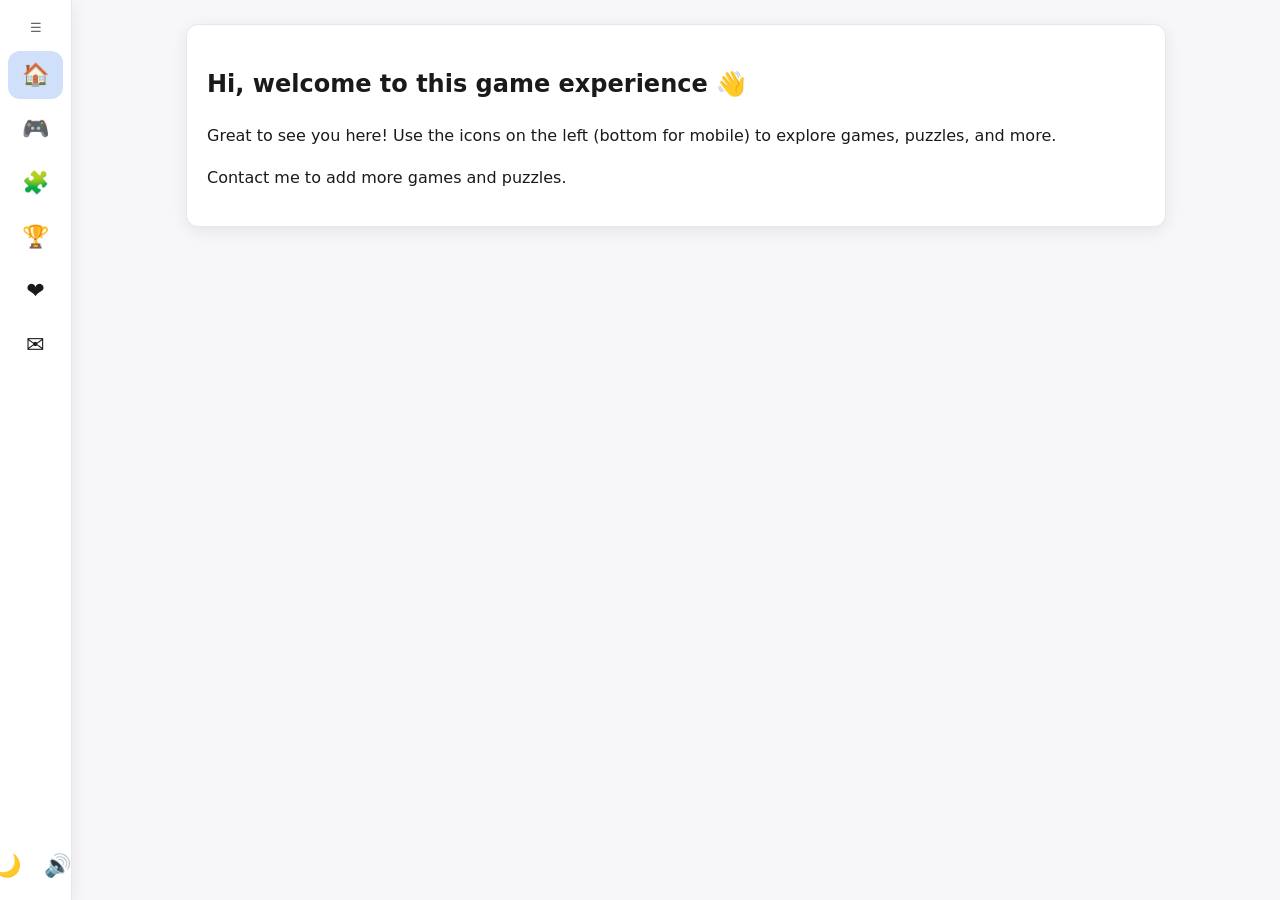
<file: index.html>
<!doctype html>
<html lang="en">
<head>
  <title>Homepage</title>

  <meta charset="utf-8">
  <meta name="viewport" content="width=device-width, initial-scale=1">
  <link rel="stylesheet" href="styles.css">
  <script defer src="js/util.js"></script>
  <script defer src="js/site.js"></script>

</head>
<body>

  <nav class="sidebar" aria-label="Primary">
    <div class="sidebar__brand">
      <button class="sidebar__toggle" aria-label="Toggle sidebar" title="Toggle sidebar">☰</button>
    </div>
    <ul class="sidebar__menu">
      <li><a href="index.html" class="sidebar__btn" data-label="Home" aria-label="Home"><span class="icon">🏠</span><span class="label">Home</span></a></li>
      <li><a href="game.html" class="sidebar__btn" data-label="Game" aria-label="Game"><span class="icon">🎮</span><span class="label">Game</span></a></li>
      <li><a href="puzzle.html" class="sidebar__btn" data-label="Puzzle" aria-label="Puzzle"><span class="icon">🧩</span><span class="label">Puzzle</span></a></li>
      <li><a href="leaderboard.html" class="sidebar__btn" data-label="Leaderboard" aria-label="Leaderboard"><span class="icon">🏆</span><span class="label">Leaderboard</span></a></li>
      <li><a href="interests.html" class="sidebar__btn" data-label="My interests" aria-label="My interests"><span class="icon">❤️</span><span class="label">My interests</span></a></li>
      <li><a href="contact.html" class="sidebar__btn" data-label="Contact" aria-label="Contact"><span class="icon">✉️</span><span class="label">Contact</span></a></li>
    </ul>
    <div class="sidebar__bottom">
      <button id="themeToggle" class="sidebar__btn" data-label="Dark mode" aria-label="Toggle dark/light"><span class="icon">🌙</span><span class="label">Theme</span></button>
      <button id="soundToggle" class="sidebar__btn" data-label="Sound" aria-label="Toggle sound"><span class="icon">🔊</span><span class="label">Sound</span></button>
    </div>
  </nav>

<main class="main">
  <div class="container">
    <section class="card">
      <h1>Hi, welcome to this game experience 👋</h1>
      <p>Great to see you here! Use the icons on the left (bottom for mobile) to explore games, puzzles, and more.</p>
      <p>Contact me to add more games and puzzles.</p>
    </section>
  </div>
</main>
<script>document.querySelectorAll('.sidebar__btn[href$="index.html"]').forEach(el => el.setAttribute('aria-current','page'));</script>
</body>
</html>
</file>
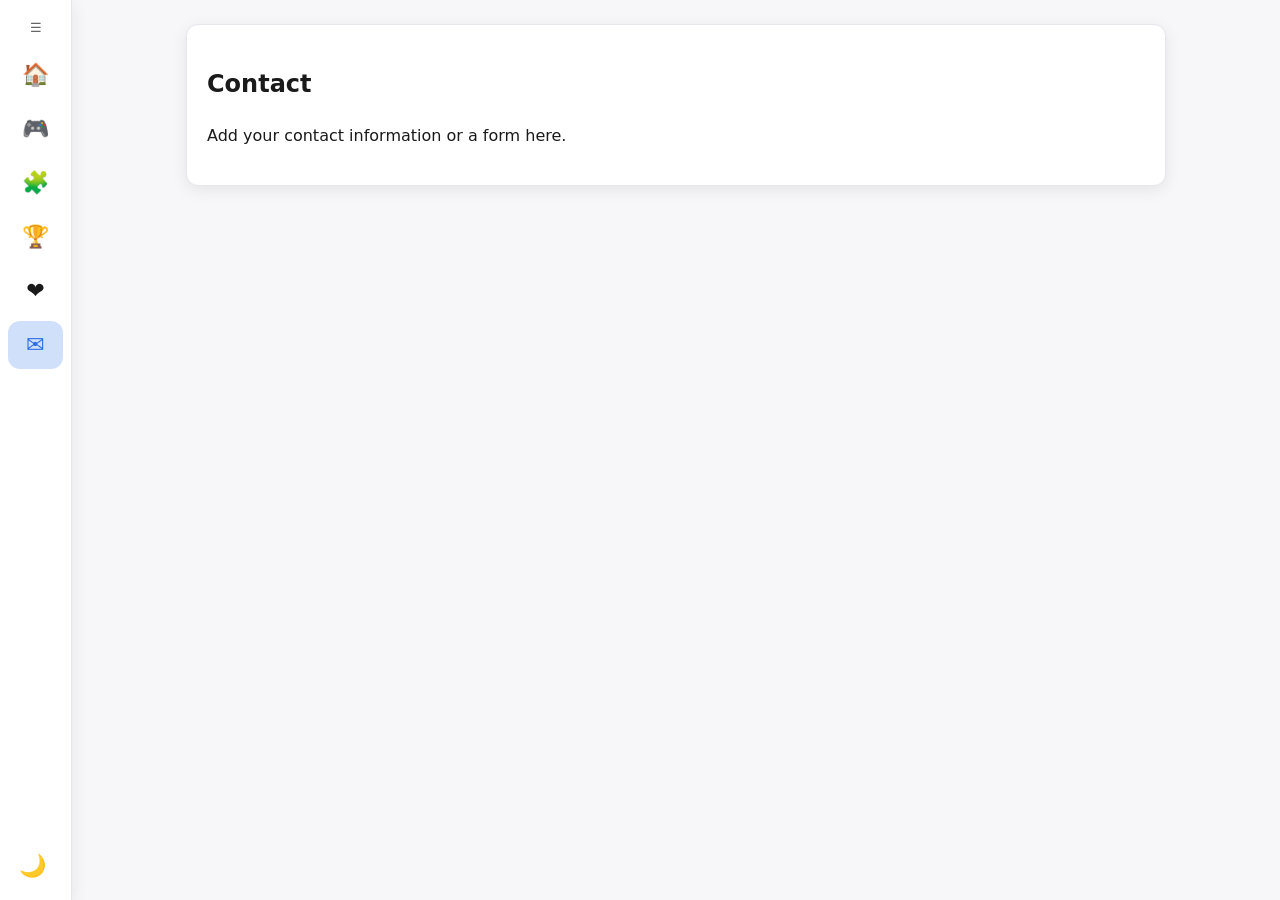
<file: contact.html>
<!doctype html>
<html lang="en">
<head>
  <title>Contact — Wing Hei Chan</title>

  <meta charset="utf-8">
  <meta name="viewport" content="width=device-width, initial-scale=1">
  <link rel="stylesheet" href="styles.css">
  <script defer src="js/site.js"></script>
  <script defer src="js/util.js"></script>

</head>
<body>

  <nav class="sidebar" aria-label="Primary">
    <div class="sidebar__brand">
      <button class="sidebar__toggle" aria-label="Toggle sidebar" title="Toggle sidebar">☰</button>
    </div>
    <ul class="sidebar__menu">
      <li><a href="index.html" class="sidebar__btn" data-label="Home" aria-label="Home"><span class="icon">🏠</span><span class="label">Home</span></a></li>
      <li><a href="game.html" class="sidebar__btn" data-label="Game" aria-label="Game"><span class="icon">🎮</span><span class="label">Game</span></a></li>
      <li><a href="puzzle.html" class="sidebar__btn" data-label="Puzzle" aria-label="Puzzle"><span class="icon">🧩</span><span class="label">Puzzle</span></a></li>
      <li><a href="leaderboard.html" class="sidebar__btn" data-label="Leaderboard" aria-label="Leaderboard"><span class="icon">🏆</span><span class="label">Leaderboard</span></a></li>
      <li><a href="interests.html" class="sidebar__btn" data-label="My interests" aria-label="My interests"><span class="icon">❤️</span><span class="label">My interests</span></a></li>
      <li><a href="contact.html" class="sidebar__btn" data-label="Contact" aria-label="Contact"><span class="icon">✉️</span><span class="label">Contact</span></a></li>
    </ul>
    <div class="sidebar__bottom">
      <button id="themeToggle" class="sidebar__btn" data-label="Dark mode" aria-label="Toggle dark/light"><span class="icon">🌙</span><span class="label">Theme</span></button>
    </div>
  </nav>

<main class="main">
  <div class="container">
    <section class="card">
      <h1>Contact</h1>
      <p>Add your contact information or a form here.</p>
    </section>
  </div>
</main>
<script>document.querySelectorAll('.sidebar__btn[href$="contact.html"]').forEach(el => el.setAttribute('aria-current','page'));</script>
</body>
</html>
</file>
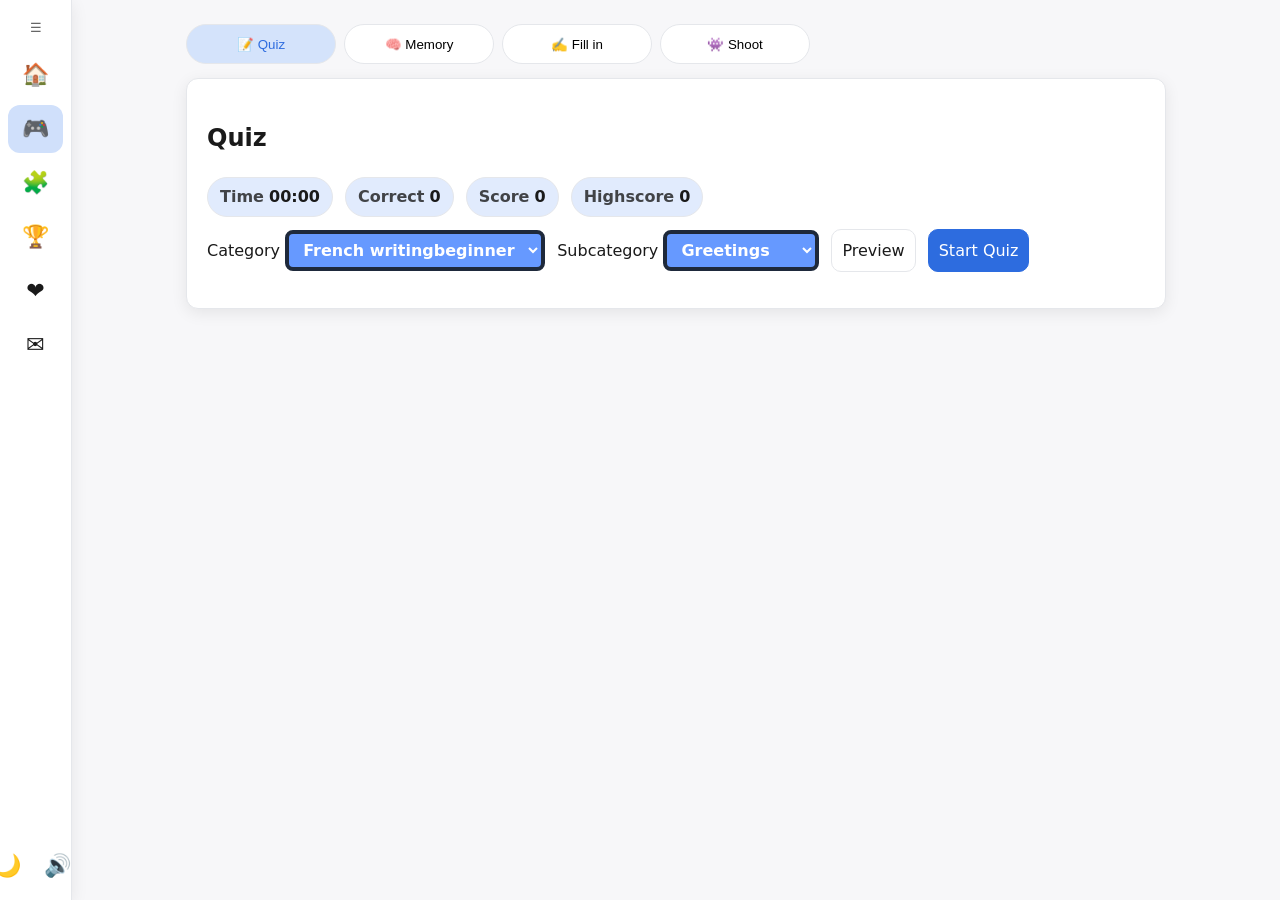
<file: game.html>
<!doctype html>
<html lang="en">
<head>
  <title>Games</title>

  <meta charset="utf-8">
  <meta name="viewport" content="width=device-width, initial-scale=1">
  <link rel="stylesheet" href="styles.css">
  <script defer src="js/util.js"></script>
  <script defer src="js/site.js"></script>

  <script defer src="js/game-quiz.js"></script>
  <script defer src="js/game-memory.js"></script>
  <script defer src="js/game-cloze.js"></script>
  <script defer src="js/game-shoot.js"></script>
</head>
<body>

  <nav class="sidebar" aria-label="Primary">
    <div class="sidebar__brand">
      <button class="sidebar__toggle" aria-label="Toggle sidebar" title="Toggle sidebar">☰</button>
    </div>
    <ul class="sidebar__menu">
      <li><a href="index.html" class="sidebar__btn" data-label="Home" aria-label="Home"><span class="icon">🏠</span><span class="label">Home</span></a></li>
      <li><a href="game.html" class="sidebar__btn" data-label="Game" aria-label="Game"><span class="icon">🎮</span><span class="label">Game</span></a></li>
      <li><a href="puzzle.html" class="sidebar__btn" data-label="Puzzle" aria-label="Puzzle"><span class="icon">🧩</span><span class="label">Puzzle</span></a></li>
      <li><a href="leaderboard.html" class="sidebar__btn" data-label="Leaderboard" aria-label="Leaderboard"><span class="icon">🏆</span><span class="label">Leaderboard</span></a></li>
      <li><a href="interests.html" class="sidebar__btn" data-label="My interests" aria-label="My interests"><span class="icon">❤️</span><span class="label">My interests</span></a></li>
      <li><a href="contact.html" class="sidebar__btn" data-label="Contact" aria-label="Contact"><span class="icon">✉️</span><span class="label">Contact</span></a></li>
    </ul>
    <div class="sidebar__bottom">
      <button id="themeToggle" class="sidebar__btn" data-label="Dark mode" aria-label="Toggle dark/light"><span class="icon">🌙</span><span class="label">Theme</span></button>
      <button id="soundToggle" class="sidebar__btn" data-label="Sound" aria-label="Toggle sound"><span class="icon">🔊</span><span class="label">Sound</span></button>
    </div>
  </nav>

<main class="main">
  <div class="container">
    
    <div class="top-tabs" role="tablist" aria-label="Select game">
      <button class="seg-btn" data-target="panel-quiz" aria-selected="false">📝 Quiz</button>
      <button class="seg-btn" data-target="panel-memory" aria-selected="false">🧠 Memory</button>
      <button class="seg-btn" data-target="panel-cloze" aria-selected="false">✍️ Fill in</button>
      <button class="seg-btn" data-target="panel-shoot" aria-selected="false">👾 Shoot </button>
    </div>
    
    <section id="panel-quiz" class="top-panel card" role="tabpanel">
      <h1>Quiz</h1>
      <div class="hud">
        <span class="pill"><span class="label">Time</span> <strong id="quizTime">00:00</strong></span>
        <span class="pill"><span class="label">Correct</span> <strong id="quizCorrect">0</strong></span>
        <span class="pill"><span class="label">Score</span> <strong id="quizScore">0</strong></span>
        <span class="pill"><span class="label">Highscore</span> <strong id="quizHigh">0</strong></span>
      </div>
      <div class="controls">
        <label>Category <select id="quizCat"></select></label>
        <label>Subcategory <select id="quizSub"></select></label>
        <button id="quizPreview" class="btn">Preview</button>
        <button id="quizStart" class="btn btn-primary">Start Quiz</button>
      </div>
      <div id="quizWrap"></div>
    </section>
    
    <section id="panel-memory" class="top-panel card" role="tabpanel">
      <h1>Memory</h1>
      <div class="hud">
        <span class="pill"><span class="label">Time</span> <strong id="memTime">00:00</strong></span>
        <span class="pill"><span class="label">Matches</span> <strong id="memCorrect">0</strong></span>
        <span class="pill"><span class="label">Score</span> <strong id="memScore">0</strong></span>
        <span class="pill"><span class="label">Highscore</span> <strong id="memHigh">0</strong></span>
      </div>
      <div class="controls">
        <label>Mode
          <select id="memMode">
            <option value="closed">All cards start closed</option>
            <option value="preview">All cards open for 10s</option>
            <option value="open">All cards stay open</option>
          </select>
        </label>
        <label>Category <select id="memCat"></select></label>
        <label>Subcategory <select id="memSub"></select></label>
        <button id="memPreview" class="btn">Preview</button>
        <button id="memStart" class="btn btn-primary">Start Memory</button>
      </div>
      <div id="memGrid" class="memory-grid"></div>
    </section>

    <section id="panel-cloze" class="top-panel card" role="tabpanel">
      <h1>Fill in the Missing Words</h1>
      <div class="hud">
        <span class="pill"><span class="label">Time</span> <strong id="clozeTime">00:00</strong></span>
        <span class="pill"><span class="label">Correct</span> <strong id="clozeCorrect">0</strong></span>
        <span class="pill"><span class="label">Score</span> <strong id="clozeScore">0</strong></span>
        <span class="pill"><span class="label">Highscore</span> <strong id="clozeHigh">0</strong></span>
      </div>
      <div class="controls">
        <label>Category <select id="clozeCat"></select></label>
        <label>Subcategory <select id="clozeSub"></select></label>
        <button id="clozePreview" class="btn">Preview</button>
        <button id="clozeStart" class="btn btn-primary">Start</button>
      </div>
      <div id="clozeWrap"></div>
    </section>
    
    <section id="panel-shoot" class="top-panel card" role="tabpanel">
      <h1>Shoot</h1>
    
      <div class="hud">
        <span class="pill"><span class="label">Time</span> <strong id="shootTime">00:00</strong></span>
        <span class="pill"><span class="label">Correct</span> <strong id="shootCorrect">0</strong></span>
        <span class="pill"><span class="label">Score</span> <strong id="shootScore">0</strong></span>
        <span class="pill"><span class="label">Highscore</span> <strong id="shootHigh">0</strong></span>
      </div>
    
      <div class="controls">
        <label>Mode
          <select id="shootMode">
            <option value="letter-rounds">Letter (10 words)</option>
            <option value="word">Word</option>
          </select>
        </label>
        <label>Category <select id="shootCat"></select></label>
        <label>Subcategory <select id="shootSub"></select></label>
        <button id="shootPreview" class="btn">Preview</button>
        <button id="shootStart" class="btn btn-primary">Start</button>

        <label style="display:inline-flex; align-items:center; gap:6px;">
          <span>Hint language:</span>
          <select id="shootHintLang">
            <option value="en-US">English</option>
            <option value="de-DE">German</option>
            <option value="fr-FR">French</option>
            <option value="es-ES">Spanish</option>
            <option value="nl-NL">Dutch</option>
          </select>
        </label>
        
        <button id="shootHintSpeakBtn" class="btn small">🔊</button>
        
      </div>
    
      <div class="target-row" style="margin:.5rem 0">
        <span class="label">Hint:</span>
        <span id="shootHint" class="small"></span>
        <span id="shootRound" class="small" style="margin-left:8px; opacity:.7"></span>
      </div>
    
      <div class="target-row" style="margin:.25rem 0">
        <span class="label">Progress:</span>
        <span id="shootTarget"></span>
      </div>
    
      <div id="shootStage" class="shoot-stage" tabindex="0" aria-label="Game area">
        <div id="shootPlayer" class="shoot-player" aria-label="Player" role="img" aria-roledescription="Boy"></div>
      </div>
    
      <div class="controls-row mobile-only" style="margin-top:8px;">
        <button id="shootLeft" class="btn" aria-label="Move left">◀</button>
        <button id="shootFire" class="btn btn-primary" aria-label="Shoot">⎵</button>
        <button id="shootRight" class="btn" aria-label="Move right">▶</button>
      </div>
    </section>
  </div>
</main>
<script>
  const segBtns = Array.from(document.querySelectorAll('.top-tabs .seg-btn'));
  const panels = Array.from(document.querySelectorAll('.top-panel'));
  function activate(id){ panels.forEach(p=>p.classList.toggle('active', p.id===id)); segBtns.forEach(b=>b.setAttribute('aria-selected','false')); const btn = segBtns.find(b=>b.dataset.target===id); if(btn) btn.setAttribute('aria-selected','true'); }
  segBtns.forEach(b=> b.addEventListener('click', ()=> activate(b.dataset.target)));
  activate('panel-quiz');
  document.querySelectorAll('.sidebar__btn[href$="game.html"]').forEach(el => el.setAttribute('aria-current','page'));
</script>
</body>
</html>
</file>
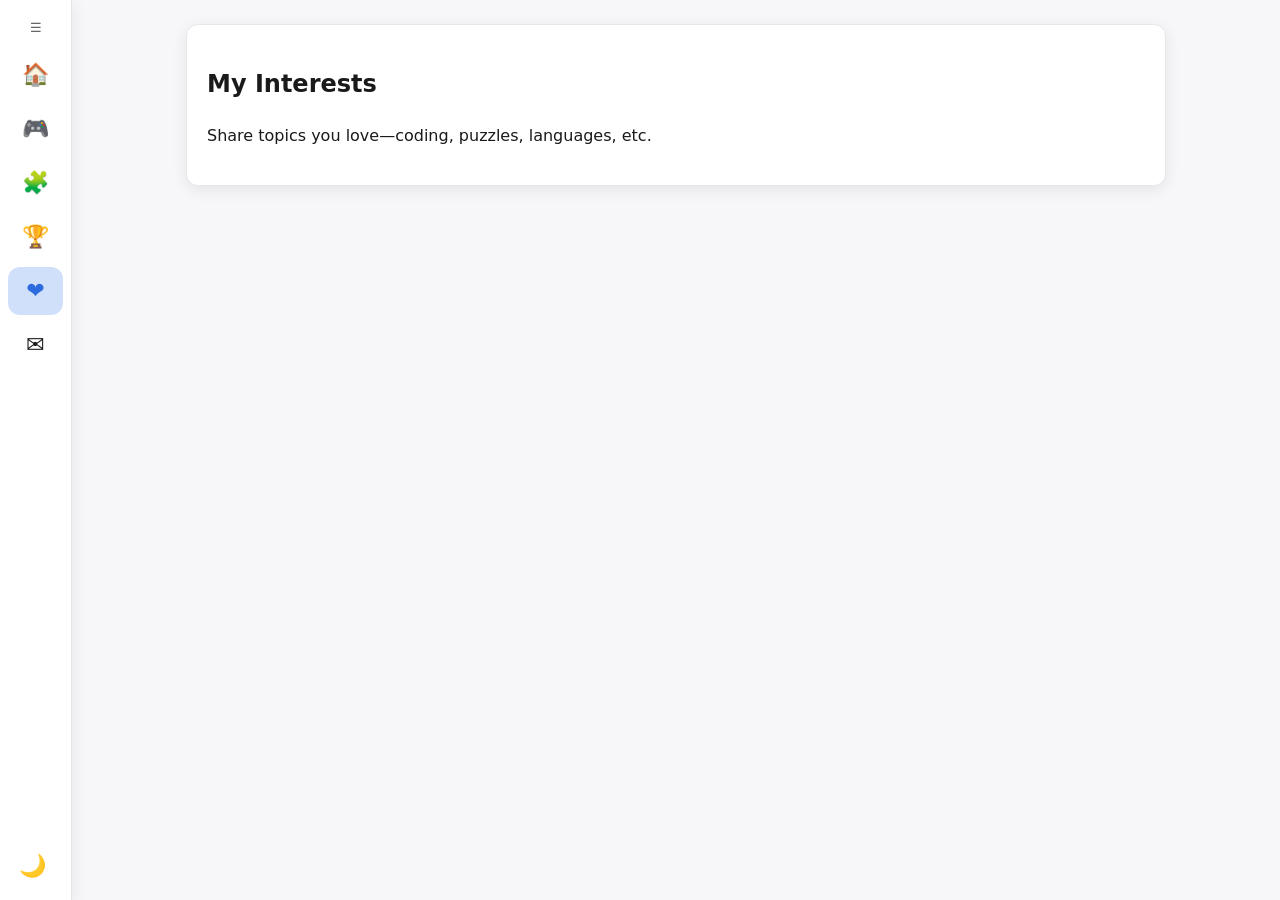
<file: interests.html>
<!doctype html>
<html lang="en">
<head>
  <title>My Interests — Wing Hei Chan</title>

  <meta charset="utf-8">
  <meta name="viewport" content="width=device-width, initial-scale=1">
  <link rel="stylesheet" href="styles.css">
  <script defer src="js/site.js"></script>
  <script defer src="js/util.js"></script>

</head>
<body>

  <nav class="sidebar" aria-label="Primary">
    <div class="sidebar__brand">
      <button class="sidebar__toggle" aria-label="Toggle sidebar" title="Toggle sidebar">☰</button>
    </div>
    <ul class="sidebar__menu">
      <li><a href="index.html" class="sidebar__btn" data-label="Home" aria-label="Home"><span class="icon">🏠</span><span class="label">Home</span></a></li>
      <li><a href="game.html" class="sidebar__btn" data-label="Game" aria-label="Game"><span class="icon">🎮</span><span class="label">Game</span></a></li>
      <li><a href="puzzle.html" class="sidebar__btn" data-label="Puzzle" aria-label="Puzzle"><span class="icon">🧩</span><span class="label">Puzzle</span></a></li>
      <li><a href="leaderboard.html" class="sidebar__btn" data-label="Leaderboard" aria-label="Leaderboard"><span class="icon">🏆</span><span class="label">Leaderboard</span></a></li>
      <li><a href="interests.html" class="sidebar__btn" data-label="My interests" aria-label="My interests"><span class="icon">❤️</span><span class="label">My interests</span></a></li>
      <li><a href="contact.html" class="sidebar__btn" data-label="Contact" aria-label="Contact"><span class="icon">✉️</span><span class="label">Contact</span></a></li>
    </ul>
    <div class="sidebar__bottom">
      <button id="themeToggle" class="sidebar__btn" data-label="Dark mode" aria-label="Toggle dark/light"><span class="icon">🌙</span><span class="label">Theme</span></button>
    </div>
  </nav>

<main class="main">
  <div class="container">
    <section class="card">
      <h1>My Interests</h1>
      <p>Share topics you love—coding, puzzles, languages, etc.</p>
    </section>
  </div>
</main>
<script>document.querySelectorAll('.sidebar__btn[href$="interests.html"]').forEach(el => el.setAttribute('aria-current','page'));</script>
</body>
</html>
</file>
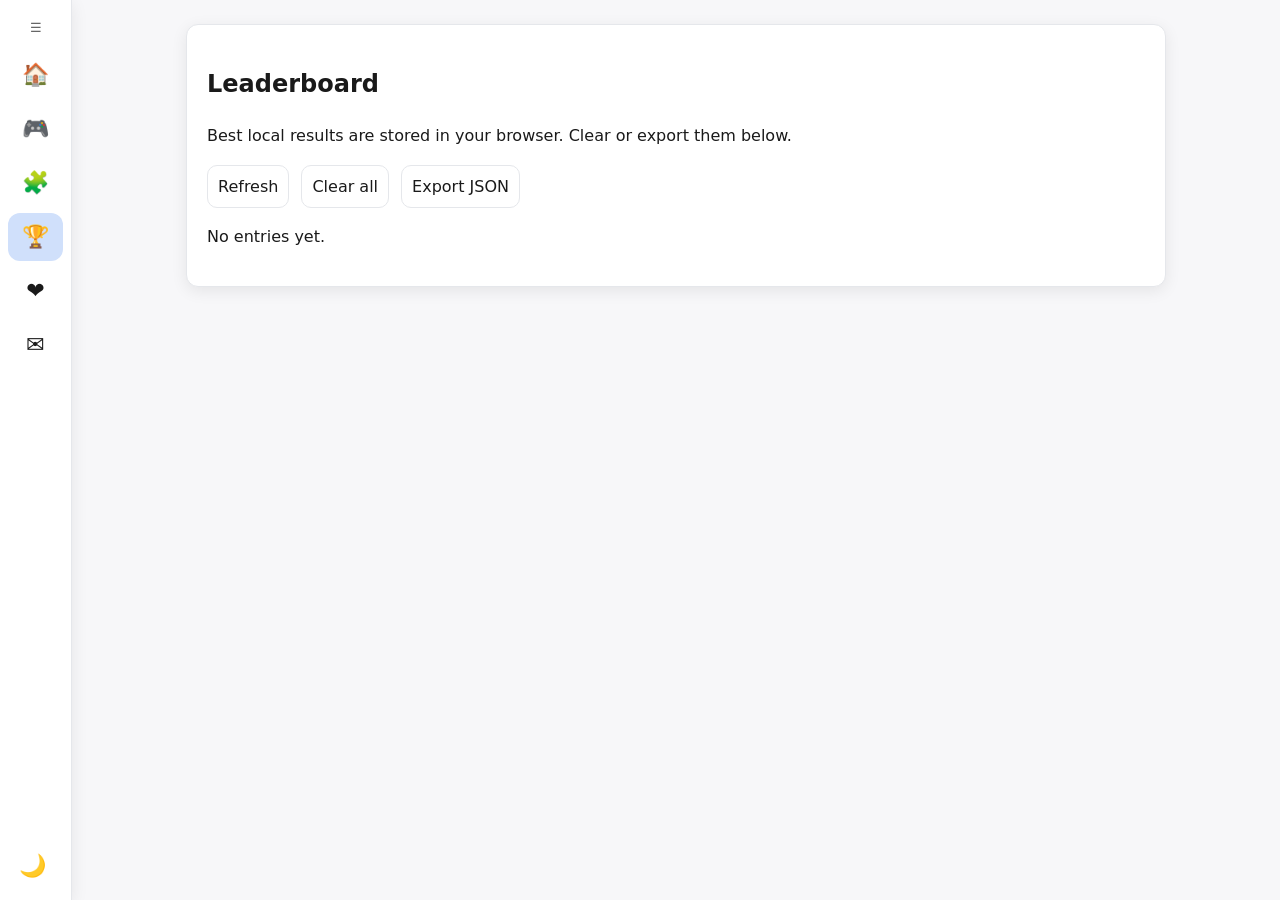
<file: leaderboard.html>
<!doctype html>
<html lang="en">
<head>
  <title>Leaderboard</title>

  <meta charset="utf-8">
  <meta name="viewport" content="width=device-width, initial-scale=1">
  <link rel="stylesheet" href="styles.css">
  <script defer src="js/site.js"></script>
  <script defer src="js/util.js"></script>

  <script defer src="js/leaderboard.js"></script>
</head>
<body>

  <nav class="sidebar" aria-label="Primary">
    <div class="sidebar__brand">
      <button class="sidebar__toggle" aria-label="Toggle sidebar" title="Toggle sidebar">☰</button>
    </div>
    <ul class="sidebar__menu">
      <li><a href="index.html" class="sidebar__btn" data-label="Home" aria-label="Home"><span class="icon">🏠</span><span class="label">Home</span></a></li>
      <li><a href="game.html" class="sidebar__btn" data-label="Game" aria-label="Game"><span class="icon">🎮</span><span class="label">Game</span></a></li>
      <li><a href="puzzle.html" class="sidebar__btn" data-label="Puzzle" aria-label="Puzzle"><span class="icon">🧩</span><span class="label">Puzzle</span></a></li>
      <li><a href="leaderboard.html" class="sidebar__btn" data-label="Leaderboard" aria-label="Leaderboard"><span class="icon">🏆</span><span class="label">Leaderboard</span></a></li>
      <li><a href="interests.html" class="sidebar__btn" data-label="My interests" aria-label="My interests"><span class="icon">❤️</span><span class="label">My interests</span></a></li>
      <li><a href="contact.html" class="sidebar__btn" data-label="Contact" aria-label="Contact"><span class="icon">✉️</span><span class="label">Contact</span></a></li>
    </ul>
    <div class="sidebar__bottom">
      <button id="themeToggle" class="sidebar__btn" data-label="Dark mode" aria-label="Toggle dark/light"><span class="icon">🌙</span><span class="label">Theme</span></button>
    </div>
  </nav>

<main class="main">
  <div class="container">
    <section class="card">
      <h1>Leaderboard</h1>
      <p class="small">Best local results are stored in your browser. Clear or export them below.</p>
      <div class="controls" style="margin-bottom:12px"> 
        <button id="lbRefresh" class="btn">Refresh</button>
        <button id="lbClear" class="btn">Clear all</button>
        <button id="lbExport" class="btn">Export JSON</button>
      </div>
      <div id="lbWrap"></div>
    </section>
  </div>
</main>
<script>document.querySelectorAll('.sidebar__btn[href$="leaderboard.html"]').forEach(el => el.setAttribute('aria-current','page'));</script>
</body>
</html>
</file>
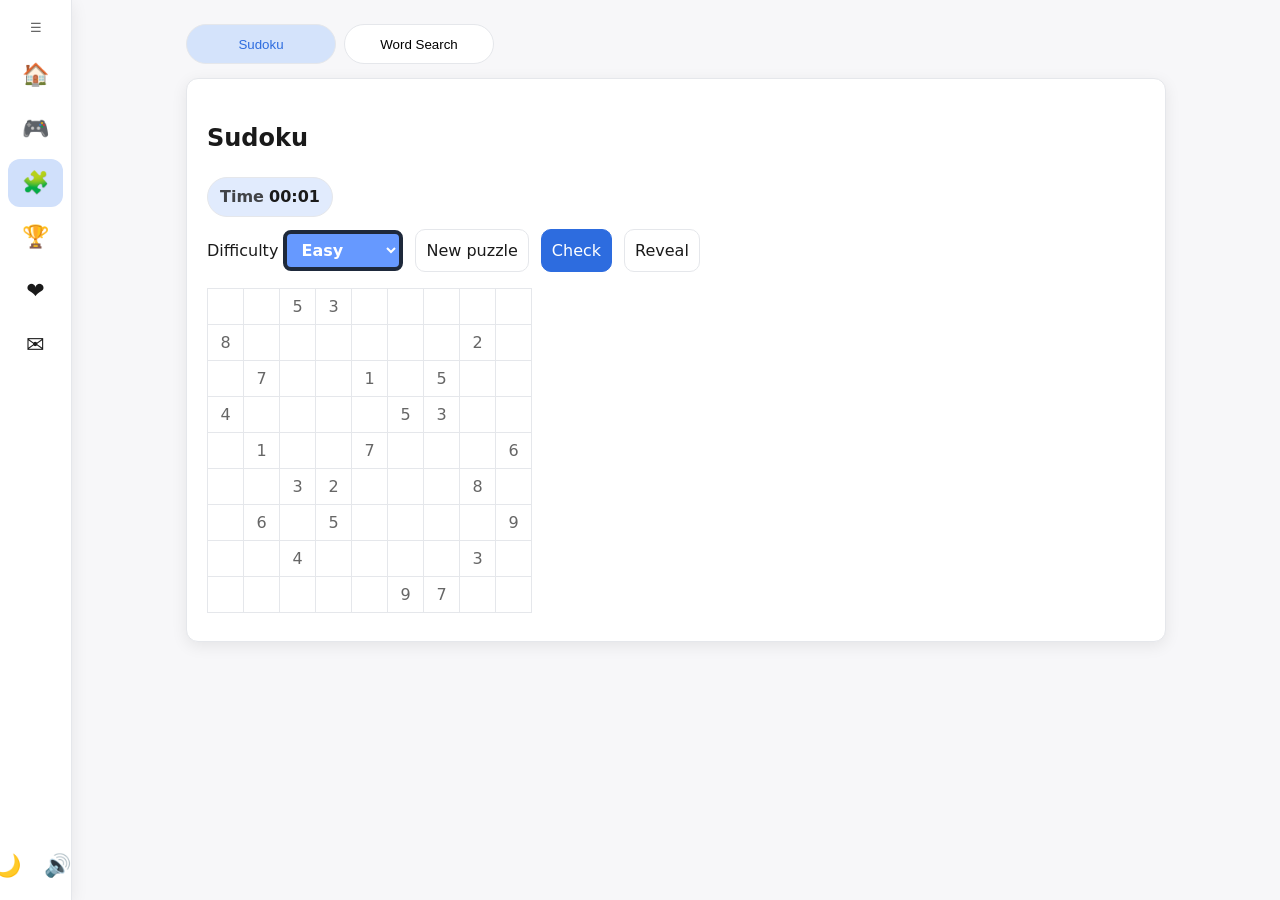
<file: puzzle.html>
<!doctype html>
<html lang="en">
<head>
  <title>Puzzles — Wing Hei Chan</title>

  <meta charset="utf-8">
  <meta name="viewport" content="width=device-width, initial-scale=1">
  <link rel="stylesheet" href="styles.css">
  <script defer src="js/util.js"></script>
  <script defer src="js/site.js"></script>

  <script defer src="js/puzzles-sudoku.js"></script>
  <script defer src="js/puzzles-wordsearch.js"></script>
</head>
<body>

  <nav class="sidebar" aria-label="Primary">
    <div class="sidebar__brand">
      <button class="sidebar__toggle" aria-label="Toggle sidebar" title="Toggle sidebar">☰</button>
    </div>
    <ul class="sidebar__menu">
      <li><a href="index.html" class="sidebar__btn" data-label="Home" aria-label="Home"><span class="icon">🏠</span><span class="label">Home</span></a></li>
      <li><a href="game.html" class="sidebar__btn" data-label="Game" aria-label="Game"><span class="icon">🎮</span><span class="label">Game</span></a></li>
      <li><a href="puzzle.html" class="sidebar__btn" data-label="Puzzle" aria-label="Puzzle"><span class="icon">🧩</span><span class="label">Puzzle</span></a></li>
      <li><a href="leaderboard.html" class="sidebar__btn" data-label="Leaderboard" aria-label="Leaderboard"><span class="icon">🏆</span><span class="label">Leaderboard</span></a></li>
      <li><a href="interests.html" class="sidebar__btn" data-label="My interests" aria-label="My interests"><span class="icon">❤️</span><span class="label">My interests</span></a></li>
      <li><a href="contact.html" class="sidebar__btn" data-label="Contact" aria-label="Contact"><span class="icon">✉️</span><span class="label">Contact</span></a></li>
    </ul>
    <div class="sidebar__bottom">
      <button id="themeToggle" class="sidebar__btn" data-label="Dark mode" aria-label="Toggle dark/light"><span class="icon">🌙</span><span class="label">Theme</span></button>
      <button id="soundToggle" class="sidebar__btn" data-label="Sound" aria-label="Toggle sound"><span class="icon">🔊</span><span class="label">Sound</span></button>
    </div>
  </nav>

<main class="main">
  <div class="container">
    <div class="top-tabs" role="tablist" aria-label="Select puzzle">
      <button class="seg-btn" data-target="panel-sudoku" aria-selected="false">Sudoku</button>
      <button class="seg-btn" data-target="panel-wordsearch" aria-selected="false">Word Search</button>
    </div>

    <section id="panel-sudoku" class="top-panel card" role="tabpanel">
      <h1>Sudoku</h1>
      <div class="hud">
        <span class="pill"><span class="label">Time</span> <strong id="sudTime">00:00</strong></span>
      </div>
      <div class="controls">
        <label>Difficulty <select id="sudDiff"></select></label>
        <button id="sudNew" class="btn">New puzzle</button>
        <button id="sudCheck" class="btn btn-primary">Check</button>
        <button id="sudReveal" class="btn">Reveal</button>
      </div>
      <div id="sudBoard"></div>
      <div id="sudMsg" class="small" style="margin-top:8px"></div>
    </section>

    <section id="panel-wordsearch" class="top-panel card" role="tabpanel">
      <h1>Word Search</h1>
      <div class="hud">
        <span class="pill"><span class="label">Time</span> <strong id="wsTime">00:00</strong></span>
        <span class="pill"><span class="label">Found</span> <strong id="wsScore">0</strong></span>
      </div>
      <div class="controls">
        <label>Category <select id="wsCat"></select></label>
        <button id="wsNew" class="btn">New grid</button>
      </div>
      <div class="ws-wrapper" style="display:flex;gap:20px;flex-wrap:wrap">
        <div id="wsGrid"></div>
        <div>
          <h3>Find these words</h3>
          <ul id="wsList" class="word-list"></ul>
        </div>
      </div>
    </section>
  </div>
</main>
<script>
  const segBtns = Array.from(document.querySelectorAll('.top-tabs .seg-btn'));
  const panels = Array.from(document.querySelectorAll('.top-panel'));
  function activate(id){ panels.forEach(p=>p.classList.toggle('active', p.id===id)); segBtns.forEach(b=>b.setAttribute('aria-selected','false')); const btn = segBtns.find(b=>b.dataset.target===id); if(btn) btn.setAttribute('aria-selected','true'); }
  segBtns.forEach(b=> b.addEventListener('click', ()=> activate(b.dataset.target)));
  activate('panel-sudoku');
  document.querySelectorAll('.sidebar__btn[href$="puzzle.html"]').forEach(el => el.setAttribute('aria-current','page'));
</script>
</body>
</html>
</file>
<file: styles.css>
/* Base theme */
:root { --sidebar-width: 72px; --radius: 12px; --transition-fast: 180ms ease; --transition-slow: 280ms cubic-bezier(.2,.6,.2,1); --bg: #f7f7f9; --card: #fff; --text: #1a1a1a; --muted: #666; --accent: #2d6cdf; --accent-contrast: #fff; --border: #e5e7eb; --shadow: 0 4px 16px rgba(0,0,0,.08); }
:root.theme-dark { --bg: #0f1115; --card: #171a21; --text: #e5e7eb; --muted: #9aa4b2; --accent: #7aa2f7; --accent-contrast: #0f1115; --border: #242a32; --shadow: 0 6px 24px rgba(0,0,0,.4); }
* { box-sizing: border-box; }
html, body { height: 100%; }
body { margin: 0; font: 16px/1.6 system-ui,-apple-system,Segoe UI,Roboto,Helvetica,Arial,"Noto Sans",sans-serif; color: var(--text); background: var(--bg); }

/* Fixed left sidebar */
.sidebar { position: fixed; top: 0; left: 0; height: 100vh; width: var(--sidebar-width); background: var(--card); border-right: 1px solid var(--border); display: flex; flex-direction: column; align-items: center; padding: 12px 8px; gap: 8px; box-shadow: var(--shadow); z-index: 1000; transition: width var(--transition-slow); }
.sidebar__brand { width: 100%; display: flex; align-items: center; justify-content: center; }
.sidebar__toggle { width: 100%; border: none; background: transparent; color: var(--muted); padding: 8px 6px; border-radius: 8px; cursor: pointer; }
.sidebar__menu { list-style: none; padding: 0; margin: 0; width: 100%; display: flex; flex-direction: column; gap: 6px; }
.sidebar__bottom { margin-top: auto; width: 100%; }
.sidebar__btn { position: relative; display: flex; align-items: center; justify-content: center; gap: 10px; width: 100%; height: 48px; border-radius: 12px; color: var(--text); text-decoration: none; background: transparent; border: none; cursor: pointer; }
/* FORCE centering when collapsed */
.sidebar:not(.sidebar--expanded) .sidebar__btn { justify-content: center !important; padding-left: 0 !important; }
.sidebar__btn:hover { background: color-mix(in oklab, var(--card), var(--accent) 12%); }
.sidebar__btn[aria-current="page"] { background: color-mix(in oklab, var(--card), var(--accent) 22%); color: var(--accent); }
.icon { font-size: 22px; line-height: 1; }
.label { opacity: 0; white-space: nowrap; transform: translateX(-8px); transition: opacity var(--transition-fast), transform var(--transition-fast); pointer-events: none; }

/* Tooltip when collapsed */
.sidebar:not(.sidebar--expanded) .sidebar__btn::after { content: attr(data-label); position: absolute; left: calc(100% + 10px); top: 50%; transform: translateY(-50%) translateX(-4px); background: var(--card); color: var(--text); border: 1px solid var(--border); padding: 6px 10px; border-radius: 10px; box-shadow: var(--shadow); opacity: 0; pointer-events: none; transition: opacity var(--transition-fast), transform var(--transition-fast); }
.sidebar:not(.sidebar--expanded) .sidebar__btn:hover::after { opacity: 1; transform: translateY(-50%) translateX(0); }

/* Expanded */
.sidebar.sidebar--expanded { width: 220px; }
.sidebar.sidebar--expanded .label { opacity: 1; transform: translateX(0); pointer-events: auto; }
.sidebar.sidebar--expanded .sidebar__btn { justify-content: flex-start; padding-left: 12px; }

/* Main */
.main { margin-left: var(--sidebar-width); padding: 24px; }
.sidebar.sidebar--expanded ~ .main { margin-left: 220px; transition: margin-left var(--transition-slow); }
.container { max-width: 980px; margin: 0 auto; }
.card { background: var(--card); border: 1px solid var(--border); border-radius: var(--radius); box-shadow: var(--shadow); padding: 20px; }

/* Top segmented tabs */
.top-tabs { display:flex; gap:8px; margin-bottom: 14px; flex-wrap: wrap; }
.top-tabs .seg-btn { border:1px solid var(--border); background: var(--card); padding:8px 12px; border-radius: 999px; cursor:pointer; }
.top-tabs .seg-btn[aria-selected="true"] { background: color-mix(in oklab, var(--card), var(--accent) 20%); color: var(--accent); }
.top-panel { display:none; }
.top-panel.active { display:block; }

/* HUD / Controls */
.hud { display:flex; gap:12px; align-items:center; margin: 4px 0 12px; flex-wrap: wrap; }
.hud .pill { background: color-mix(in oklab, var(--card), var(--accent) 14%); color: var(--text); border:1px solid var(--border); border-radius: 999px; padding: 6px 12px; }
.hud .label { opacity: .8; font-weight: 600; }
.controls { display:flex; flex-wrap:wrap; gap:12px; align-items:center; margin: 8px 0 16px; }
select, input[type="text"], button.btn { border:1px solid var(--border); background: var(--card); color: var(--text); border-radius: 10px; padding: 8px 10px; font: inherit; }
button.btn { cursor:pointer; }
button.btn-primary { background: var(--accent); color: var(--accent-contrast); border-color: var(--accent); }
button.btn-primary:hover { filter: brightness(0.95); }

/* Memory grid fixed 5x4 */
.card-tile { position:relative; height:90px; border:1px solid var(--border); border-radius:12px; background: var(--card); display:flex; align-items:center; justify-content:center; cursor:pointer; user-select:none; }
.card-tile.revealed, .card-tile.matched { background: color-mix(in oklab, var(--card), var(--accent) 16%); }
.card-tile.matched { outline:2px solid var(--accent); }

.disabled-preview { opacity: 0.4; pointer-events: none; }

/* Word Search & Sudoku */
.ws-grid { border-collapse: collapse; }
.ws-grid td { width:34px; height:34px; text-align:center; border:1px solid var(--border); cursor:pointer; user-select:none; font-weight:600; }
.sudoku-grid { border-collapse: collapse; margin-top: 8px; }
.sudoku-grid td { border:1px solid var(--border); width:36px; height:36px; text-align:center; padding:0; }
.sudoku-grid input { width:100%; height:100%; border:none; text-align:center; background:transparent; color:var(--text); font-weight:600; }

@media (max-width: 560px) { :root { --sidebar-width: 60px; } .icon { font-size: 20px; } .main { padding: 18px; } }


/* ---------- PATCH: Sidebar collapsed ---------- */
/* Hide labels completely when collapsed so icons center and remain visible */
.sidebar:not(.sidebar--expanded) .label {
  display: none !important;
}

/* Force icon buttons to center in the collapsed bar */
.sidebar:not(.sidebar--expanded) .sidebar__btn {
  justify-content: center !important;
  padding-left: 0 !important;
}

/* ---------- PATCH: Dark mode buttons readable ---------- */
/* Top segmented game/puzzle buttons */
:root.theme-dark .top-tabs .seg-btn {
  color: #fff !important;
  border-color: #334155;
  background: #0f172a;
}
:root.theme-dark .top-tabs .seg-btn[aria-selected="true"] {
  background: #2563eb;
  color: #fff !important;
  border-color: #2563eb;
}

/* Generic buttons used across games (start/check/etc.) */
:root.theme-dark button.btn {
  color: #fff !important;
  border-color: #334155;
  background: #111827;
}
:root.theme-dark button.btn.btn-primary {
  background: #2563eb;
  border-color: #2563eb;
  color: #fff !important;
}

/* If your template uses .tab-btn instead of .seg-btn, keep this fallback */
:root.theme-dark .tab-btn { color: #fff !important; }

/* ---------- PATCH: Memory closed tiles look closed ---------- */
/* Closed state: make text invisible by matching it to background (no layout jump) */
.card-tile {
  background: var(--text);
  color: var(--text);
}

/* Revealed/matched: restore readable contrast */
.card-tile.revealed,
.card-tile.matched {
  background: var(--card);
  color: var(--text);
}

/* uniform size for game tab buttons (also included below) */
.top-tabs .seg-btn { display:inline-flex; align-items:center; justify-content:center; gap:8px; min-width: 150px; height: 40px; padding: 8px 14px; }

/* flip animation */
.card-tile { transform-style: preserve-3d; transition: transform 280ms ease, background 180ms ease, color 180ms ease; }
.card-tile:not(.revealed):not(.matched) { transform: rotateY(180deg); }


select {
  background-color: #6699ff;   /* Blue background */
  color: #fff;                 /* White text */
  border: 4px solid #1e293b;   /* Thick dark border */
  border-radius: 8px;          /* Rounded corners */
  padding: 6px 10px;           /* Extra padding for better feel */
  font-weight: bold;           /* Make text stand out */
}


/* ===== Memory: selected card highlight ===== */
/* High-contrast outline + subtle glow for selected tiles */
.card-tile.selected {
  outline: 3px solid var(--accent);     /* thick colored outline */
  outline-offset: 2px;
  box-shadow: 0 0 0 3px color-mix(in oklab, var(--accent), transparent 70%),
              0 6px 16px rgba(0, 0, 0, .15);
  background: color-mix(in oklab, var(--card), var(--accent) 12%); /* soft tint */
}

/* Dark mode tweak: stronger tint for visibility */
:root.theme-dark .card-tile.selected {
  background: color-mix(in oklab, var(--card), var(--accent) 20%);
}

/* (Optional) hover affordance for clickable tiles */
.card-tile:not(.matched):hover {
  box-shadow: 0 0 0 2px color-mix(in oklab, var(--accent), transparent 80%);
}

/* Pulse animation on matched */
@keyframes matchPulse {
  0%   { transform: scale(1);    box-shadow: 0 0 0 0 rgba(22,163,74,.35); }
  70%  { transform: scale(1.03); box-shadow: 0 0 0 8px rgba(22,163,74,.0); }
  100% { transform: scale(1);    box-shadow: 0 0 0 0 rgba(22,163,74,.0); }
}

/* Memory: matched tiles green using theme-aware mix */
.card-tile.matched {
  background: color-mix(in oklab, var(--card), #16a34a 22%);
  border-color: #16a34a;
  color: var(--text);
  outline: 2px solid #16a34a;
  animation: matchPulse 350ms ease-out;
}

:root.theme-dark .card-tile.matched {
  background: color-mix(in oklab, var(--card), #16a34a 30%); /* a bit stronger in dark mode */
  color: var(--text);
}


/* ===== Mobile: sidebar becomes a bottom bar ===== */
@media (max-width: 640px) {
  .sidebar {
    position: fixed;
    top: auto;
    bottom: 0; left: 0; right: 0;
    width: 100vw; height: 56px;
    background: var(--card);
    border-right: none;
    border-top: 1px solid var(--border);
    display: flex; flex-direction: row; align-items: center;
    padding: 6px 8px; gap: 8px;
    overflow-x: auto; overflow-y: hidden;
    z-index: 1000;
  }
  /* Hide brand/toggle and labels to save space */
  .sidebar__brand, .sidebar__toggle { display: none !important; }
  .sidebar .label { display: none !important; }

  .sidebar__menu { display: flex; flex-direction: row; gap: 8px; width: auto; }
  .sidebar__bottom { margin: 0; margin-left: auto; display: flex; gap: 6px; }

  /* Content no longer offset by left sidebar; reserve room for bottom bar */
  .main { margin-left: 0 !important; padding-bottom: 72px; }
}

/* ===== Memory grid: 4×4, responsive cards stay in-bounds ===== */
.memory-grid {
  display: grid;
  grid-template-columns: repeat(4, 1fr); /* 4 columns */
  gap: 10px;
}

/* Use square tiles that scale with the grid cell width */
.card-tile {
  aspect-ratio: 1 / 1;   /* square cards */
  height: auto;          /* let aspect-ratio drive height */
}

/* For extra-small screens, you can tighten gaps a bit */
@media (max-width: 380px) {
  .memory-grid { gap: 8px; }
}

/* Place toggle buttons next to each other and hide their text labels */
.sidebar__bottom {
  display: flex;
  gap: 6px;
  align-items: center;
  justify-content: center;
  margin-top: auto;
}
.sidebar__bottom .label {
  display: none !important;  /* hide 'Theme' / 'Sound' text */
}
.sidebar__bottom .sidebar__btn {
  width: auto;
  height: 44px;
}

/* On mobile bottom bar keep toggles tight */
@media (max-width: 640px) {
  .sidebar__bottom { gap: 8px; }
}

/* ===== Quiz answers: base contrast ===== */
.quiz .choice {
  background: var(--card);
  color: var(--text);
  border: 1px solid var(--border);
  padding: 10px 12px;
  border-radius: 12px;
  cursor: pointer;
}

:root.theme-dark .quiz .choice {
  background: #111827;     /* dark slate */
  color: #ffffff;          /* white text */
  border-color: #334155;   /* slate border */
}

/* ===== Quiz answers: feedback colors ===== */
.quiz .choice.correct {
  background: #dcfce7;     /* light green */
  border-color: #16a34a;   /* green border */
  color: #065f46;          /* dark teal text */
}

.quiz .choice.wrong {
  background: #fee2e2;     /* light red */
  border-color: #dc2626;   /* red border */
  color: #7f1d1d;          /* deep red text */
}

/* Space above the Next button row */
.next-row { margin-top: 12px; }
``


/* Ensure toggle buttons visible on tablets */
.sidebar__bottom {
  display: flex;
  gap: 8px;
  justify-content: center;
}
.sidebar__bottom .label { display: none; } /* hide text */
.sidebar__bottom .sidebar__btn {
  width: auto;
  min-width: 44px;
  height: 44px;
}
@media (max-width: 1024px) {
  .sidebar__bottom { gap: 6px; }
}

/* ===== Memory: bound grid width so cards stay small ===== */
#panel-memory .memory-grid {
  /* Center the grid, cap its width so tiles don't get huge */
  max-width: 480px;       /* adjust: 400–560px depending on taste */
  margin: 0 auto;
  grid-template-columns: repeat(4, 1fr);
  gap: 10px;
}

#panel-memory .card-tile {
  /* Keep tiles square and scale within grid */
  aspect-ratio: 1 / 1;
  height: auto;           /* aspect-ratio governs height */
}

/* Very small phones: tighten spacing further */
@media (max-width: 380px) {
  #panel-memory .memory-grid { max-width: 360px; gap: 8px; }
}
.stats-table {
  border-collapse: collapse;      /* clean borders */
  width: 100%;
}

.stats-table th,
.stats-table td {
  border: 1px solid #ccc;          /* table borders */
  padding: 10px 20px;              /* SPACE between content */
  text-align: left;
}

/* ===== Fixed game stage size ===== */
.shoot-stage{
  position: relative;

  width: 540px;
  height: 420px;

  margin-inline: auto;      /* center on desktop */
  margin-block: 0.5rem;

  background: #0b1020;      /* dark space background */
  border: 2px solid #445;
  border-radius: 10px;

  overflow: hidden;
}

/* Player and bullet */
.shoot-player {
  position: absolute;
  bottom: 10px;

  width: 48px;
  height: 64px;
  background-color: transparent;   /* <-- force transparency */
  background: url('img/shoot_player2.png') no-repeat center;
  background-size: contain;
}


.shoot-bullet {
  position: absolute;
  width: 4px; height: 16px;
  background: #ffec59;
  border-radius: 2px;
}


/* ===== Alien ship ===== */
.shoot-ship {
  position: absolute;

  width: 48px;
  height: 48px;
  
  opacity: 0.9;
  
  background: url('img/alien2.png') no-repeat center;
  background-size: contain;   /* ✅ keeps aspect ratio */

  display: flex;
  align-items: center;
  justify-content: center;

  pointer-events: none;
}



/* ===== Token text on ship ===== */
.shoot-ship .token {
  background: none;          /* ✅ transparent */
  padding: 0;

  font-size: 16px;
  font-weight: 800;
  letter-spacing: 0.02em;

  color: rgba(255, 255, 255, 0.85);

  /* readable on any PNG */
  text-shadow:
    0 1px 2px rgba(0,0,0,0.9),
    0 0 6px rgba(0,0,0,0.6);

  user-select: none;
  pointer-events: none;
}


.shoot-ship .token.word {
  font-size: 13px;
  letter-spacing: 0;
}


.target-token {
  padding: 2px 6px; border-radius: 8px; margin-right: 4px;
  background: #c8f7c5; border: 1px solid #6bbf59; color: #1b3a1b; font-weight: 600;
}

@media (min-width: 700px) { .mobile-only { display: none; } }
</file>
